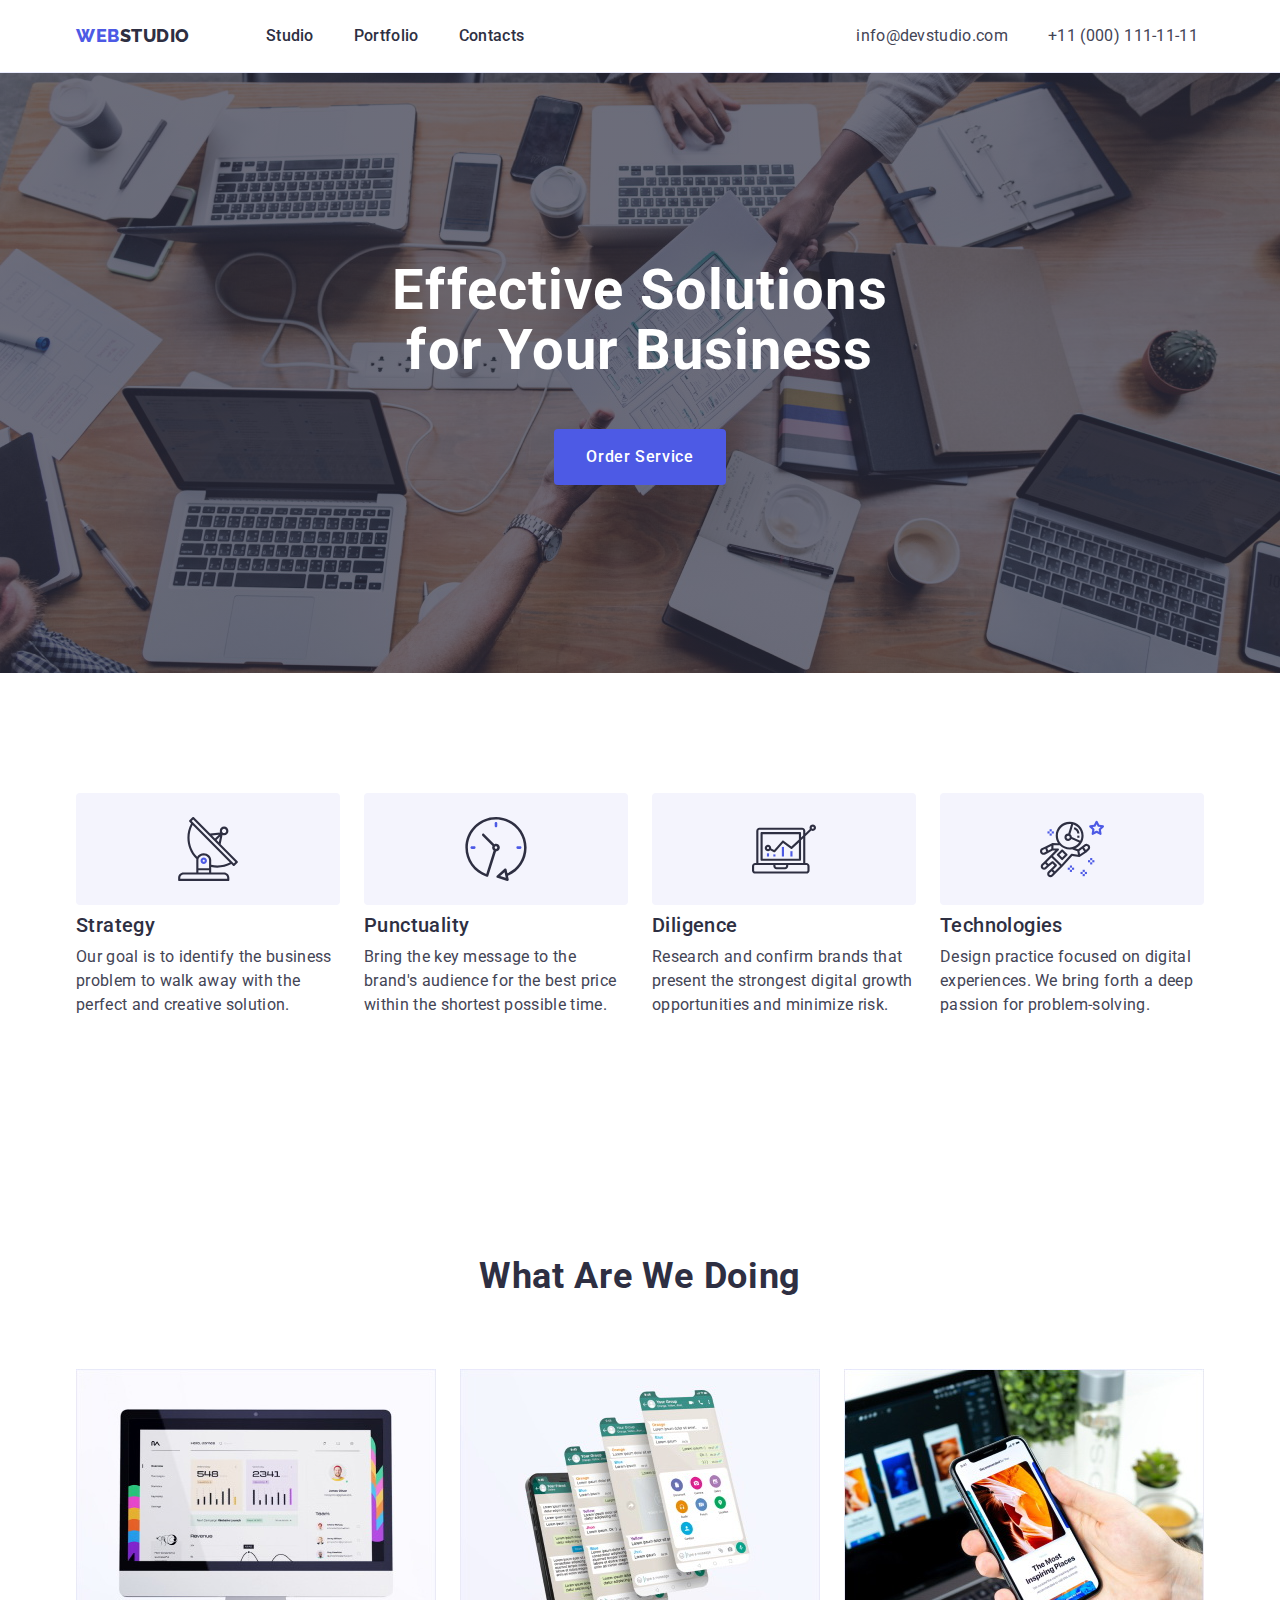
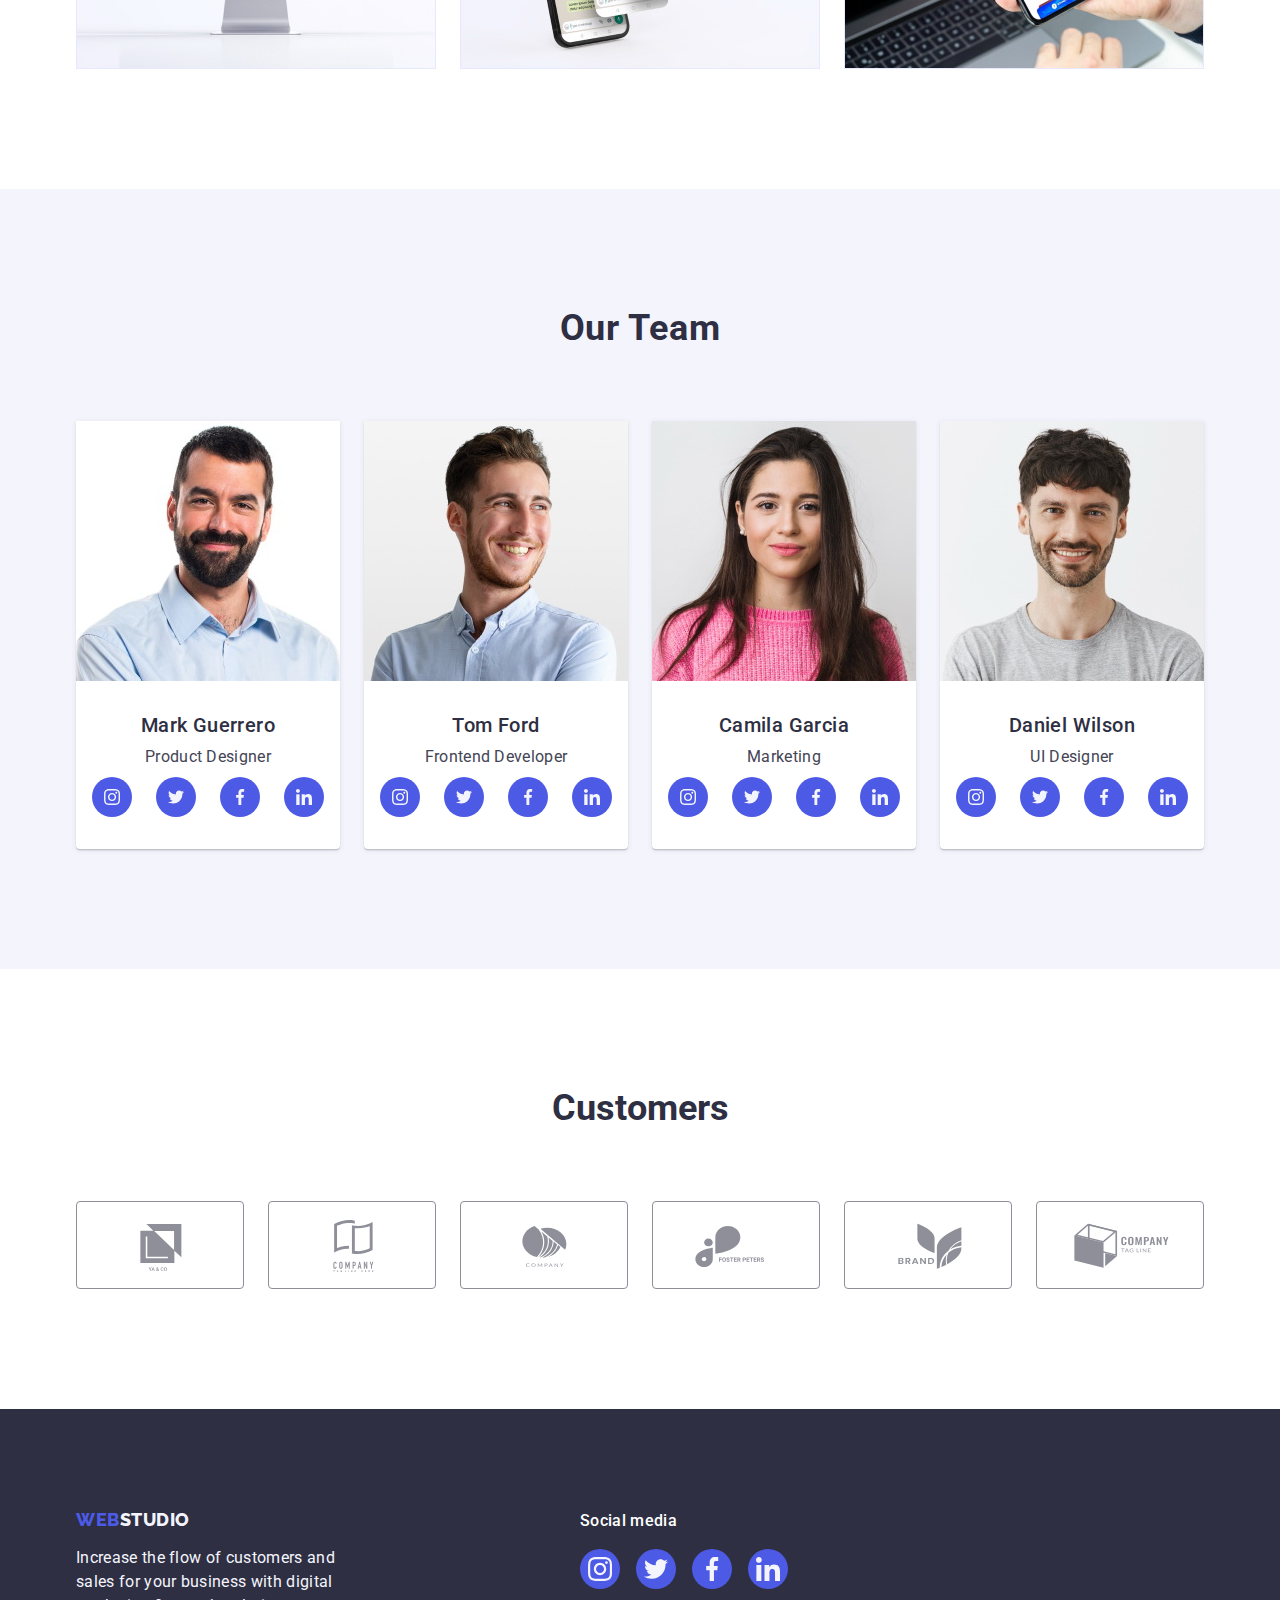
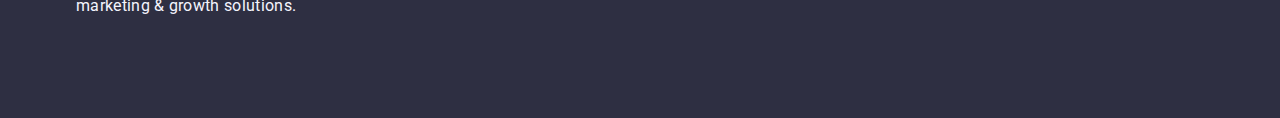
<file: index.html>
<!DOCTYPE html>
<html lang="en">
  <head>
    <meta charset="UTF-8" />
    <meta http-equiv="X-UA-Compatible" content="IE=edge" />
    <meta name="viewport" content="width=device-width, initial-scale=1.0" />
    <link rel="preconnect" href="https://fonts.googleapis.com" />
    <link rel="preconnect" href="https://fonts.gstatic.com" crossorigin />
    <link
      href="https://fonts.googleapis.com/css2?family=Raleway:wght@800&family=Roboto:wght@400;500;700;900&display=swap"
      rel="stylesheet"
    />
    <title>webstudio</title>

    <link
      rel="stylesheet"
      href="https://cdn.jsdelivr.net/npm/modern-normalize@1.1.0/modern-normalize.min.css"
    />

    <link rel="stylesheet" href="./css/styles.css" />
  </head>

  <body>
    <!--Heaader section-->
    <header class="header">
      <div class="container menu-nav">
        <nav class="main-nav">
          <a class="logo link" href="./index.html"
            >Web<span class="logo-studio-header">Studio</span></a
          >
          <ul class="list menu-list ">
            <li class="menu-item  " > 
              <a class="link-text link current" href="./index.html ">Studio</a> 
            </li>
            <li class="menu-item">
              <a class="link-text link" href="./portfolio.html">Portfolio</a>
            </li>
            <li class="menu-item">
              <a class="link-text link" href="">Contacts</a>
            </li>
          </ul>
        </nav>
        <address class="contacts">
          <ul class="list contacts-list">
            <li class="menu-item">
              <a class="address link link" href="mailto:info@devstudio.com"
                >info@devstudio.com</a
              >
            </li>
            <li class="menu-item">
              <a class="address link link" href="tel:+110001111111"
                >+11 (000) 111-11-11</a
              >
            </li>
          </ul>
        </address>
      </div>
    </header>
    <main>
      <!-- Zagolovok1-->
      <section class="section-hero-properties">
        <div class="container">
          <h1 class="section-hero-title">
            Effective Solutions for Your Business
          </h1>
          <button class="section-hero-button btn-cursor" type="button">
            Order Service
          </button>
        </div>
      </section>

      <!--Section2-->
      <section class="section">
        <div class="container">
          <h2 hidden class="title">Features</h2>
          <ul class="list list-strategy">
            <li class="feature-list">
              <div class="strategy-div">
                <svg class="strategy-icon" width="64" height="64">
                  <use href="./images/icons.svg#icon-antenna"></use>
                </svg>
              </div>
              <h3 class="feature-list-title">Strategy</h3>
              <p class="feature-list-desc">
                Our goal is to identify the business problem to walk away with
                the perfect and creative solution.
              </p>
            </li>

            <li class="feature-list">
              <div class="strategy-div">
                <svg class="strategy-icon" width="64" height="64">
                  <use href="./images/icons.svg#icon-clock"></use>
                </svg>
              </div>
              <h3 class="feature-list-title">Punctuality</h3>
              <p class="feature-list-desc">
                Bring the key message to the brand's audience for the best price
                within the shortest possible time.
              </p>
            </li>

            <li class="feature-list">
              <div class="strategy-div">
                <svg class="strategy-icon" width="64" height="64">
                  <use href="./images/icons.svg#icon-diagram"></use>
                </svg>
              </div>
              <h3 class="feature-list-title">Diligence</h3>
              <p class="feature-list-desc">
                Research and confirm brands that present the strongest digital
                growth opportunities and minimize risk.
              </p>
            </li>

            <li class="feature-list">
              <div class="strategy-div">
                <svg class="strategy-icon" width="64" height="64">
                  <use href="./images/icons.svg#icon-astronaut"></use>
                </svg>
              </div>
              <h3 class="feature-list-title">Technologies</h3>
              <p class="feature-list-desc">
                Design practice focused on digital experiences. We bring forth a
                deep passion for problem-solving.
              </p>
            </li>
          </ul>
        </div>
      </section>

      <!--Section3-->
      <section class="section">
        <div class="container">
          <h2 class="section-title">What are we doing</h2>
          <ul class="list list-doing">
            <li class="item-doing">
              <img src="./images/img1.jpg" alt="computer" width="360" />
            </li>

            <li class="item-doing">
              <img src="./images/img2.jpg" alt="phone" width="360" />
            </li>

            <li class="item-doing">
              <img src="./images/img3.jpg" alt="phone" width="360" />
            </li>
          </ul>
        </div>
      </section>
      <!--Section4-->
      <section class="team-section">
        <div class="container">
          <h2 class="section-title">Our Team</h2>
          <ul class="list team-list">
            <li class="img-team-list">
              <img src="./images/mark.jpg" alt="MarkGuerrero" width="264" />
              <div class="tim-div">
                <h3 class="team-name">Mark Guerrero</h3>
                <p class="team-profession">Product Designer</p>

                <ul class="list team-icon-list">
                  <li class="icon-item">
                    <a href="" class="link link-icon">
                      <svg class="team-icon" width="16" height="16">
                        <use href="./images/icons.svg#icon-instagram"></use>
                      </svg>
                    </a>
                  </li>
                  <li class="icon-item">
                    <a href="" class="link link-icon">
                      <svg class="team-icon" width="16" height="16">
                        <use href="./images/icons.svg#icon-twitter"></use>
                      </svg>
                    </a>
                  </li>
                  <li class="icon-item">
                    <a href="" class="link link-icon">
                      <svg class="team-icon" width="16" height="16">
                        <use href="./images/icons.svg#icon-facebook"></use>
                      </svg>
                    </a>
                  </li>
                  <li class="icon-item">
                    <a href="" class="link link-icon">
                      <svg class="team-icon" width="16" height="16">
                        <use href="./images/icons.svg#icon-linkedin"></use>
                      </svg>
                    </a>
                  </li>
                </ul>
              </div>
            </li>

            <li class="img-team-list">
              <img src="./images/tom.jpg" alt="TomFord" width="264" />
              <div class="tim-div">
                <h3 class="team-name">Tom Ford</h3>
                <p class="team-profession">Frontend Developer</p>
                <ul class="list team-icon-list">
                  <li class="icon-item">
                    <a href="" class="link link-icon">
                      <svg class="team-icon" width="16" height="16">
                        <use href="./images/icons.svg#icon-instagram"></use>
                      </svg>
                    </a>
                  </li>
                  <li class="icon-item">
                    <a href="" class="link link-icon">
                      <svg class="team-icon" width="16" height="16">
                        <use href="./images/icons.svg#icon-twitter"></use>
                      </svg>
                    </a>
                  </li>
                  <li class="icon-item">
                    <a href="" class="link link-icon">
                      <svg class="team-icon" width="16" height="16">
                        <use href="./images/icons.svg#icon-facebook"></use>
                      </svg>
                    </a>
                  </li>
                  <li class="icon-item">
                    <a href="" class="link link-icon">
                      <svg class="team-icon" width="16" height="16">
                        <use href="./images/icons.svg#icon-linkedin"></use>
                      </svg>
                    </a>
                  </li>
                </ul>
              </div>
            </li>
            <li class="img-team-list">
              <img src="./images/camila.jpg" alt="CamilaGarcia" width="264" />
              <div class="tim-div">
                <h3 class="team-name">Camila Garcia</h3>
                <p class="team-profession">Marketing</p>
                <ul class="list team-icon-list">
                  <li class="icon-item">
                    <a href="" class="link link-icon">
                      <svg class="team-icon" width="16" height="16">
                        <use href="./images/icons.svg#icon-instagram"></use>
                      </svg>
                    </a>
                  </li>
                  <li class="icon-item">
                    <a href="" class="link link-icon">
                      <svg class="team-icon" width="16" height="16">
                        <use href="./images/icons.svg#icon-twitter"></use>
                      </svg>
                    </a>
                  </li>
                  <li class="icon-item">
                    <a href="" class="link link-icon">
                      <svg class="team-icon" width="16" height="16">
                        <use href="./images/icons.svg#icon-facebook"></use>
                      </svg>
                    </a>
                  </li>
                  <li class="icon-item">
                    <a href="" class="link link-icon">
                      <svg class="team-icon" width="16" height="16">
                        <use href="./images/icons.svg#icon-linkedin"></use>
                      </svg>
                    </a>
                  </li>
                </ul>
              </div>
            </li>

            <li class="img-team-list">
              <img src="./images/daniel.jpg" alt="DanielWilson" width="264" />

              <div class="tim-div">
                <h3 class="team-name">Daniel Wilson</h3>
                <p class="team-profession">UI Designer</p>
                <ul class="list team-icon-list">
                  <li class="icon-item">
                    <a href="" class="link link-icon">
                      <svg class="team-icon" width="16" height="16">
                        <use href="./images/icons.svg#icon-instagram"></use>
                      </svg>
                    </a>
                  </li>
                  <li class="icon-item">
                    <a href="" class="link link-icon">
                      <svg class="team-icon" width="16" height="16">
                        <use href="./images/icons.svg#icon-twitter"></use>
                      </svg>
                    </a>
                  </li>
                  <li class="icon-item">
                    <a href="" class="link link-icon">
                      <svg class="team-icon" width="16" height="16">
                        <use href="./images/icons.svg#icon-facebook"></use>
                      </svg>
                    </a>
                  </li>
                  <li class="icon-item">
                    <a href="" class="link link-icon">
                      <svg class="team-icon" width="16" height="16">
                        <use href="./images/icons.svg#icon-linkedin"></use>
                      </svg>
                    </a>
                  </li>
                </ul>
              </div>
            </li>
          </ul>
        </div>
      </section>
      <!--Section5-->
      <section class="section-company">
        <div class="container">
          <h2 class="title-section">Customers</h2>
          <ul class="list list-company">
            <li class="company-item">
              <a href="" class="link-company">
                <svg class="company-icon" width="104" height="56">
                  <use href="./images/icons.svg#icon-client1"></use>
                </svg>
              </a>
            </li>
            <li class="company-item">
              <a href="" class="link-company">
                <svg class="company-icon" width="104" height="56">
                  <use href="./images/icons.svg#icon-client2"></use>
                </svg>
              </a>
            </li>
            <li class="company-item">
              <a href="" class="link-company">
                <svg class="company-icon" width="104" height="56">
                  <use href="./images/icons.svg#icon-client3"></use>
                </svg>
              </a>
            </li>
            <li class="company-item">
              <a href="" class="link-company">
                <svg class="company-icon" width="104" height="56">
                  <use href="./images/icons.svg#icon-client4"></use>
                </svg>
              </a>
            </li>
            <li class="company-item">
              <a href="" class="link-company">
                <svg class="company-icon" width="104" height="56">
                  <use href="./images/icons.svg#icon-client5"></use>
                </svg>
              </a>
            </li>
            <li class="company-item">
              <a href="" class="link-company">
                <svg class="company-icon" width="104" height="56">
                  <use href="./images/icons.svg#icon-client6"></use>
                </svg>
              </a>
            </li>
          </ul>
        </div>
      </section>
    </main>

    <footer class="footer">
      <div class="container footer-flex">
        <div class="flex-container">
          <a class="logo-link link" href="./index.html"
            >Web<span class="logo-studio-footer">Studio</span></a
          >
          <p class="footer-desc">
            Increase the flow of customers and sales for your business with
            digital marketing & growth solutions.
          </p>
        </div>
        <div class="social-container">
          <p class="social-text">Social media</p>
          <ul class="list social-list">
            <li class="social-footer">
              <a href="" class="link link-footer">
                <svg class="footer-icon" width="24" height="24">
                  <use href="./images/icons.svg#icon-instagram"></use>
                </svg>
              </a>
            </li>
            <li class="social-footer">
              <a href="" class="link link-footer">
                <svg class="footer-icon" width="24" height="24">
                  <use href="./images/icons.svg#icon-twitter"></use>
                </svg>
              </a>
            </li>
            <li class="social-footer">
              <a href="" class="link link-footer">
                <svg class="footer-icon" width="24" height="24">
                  <use href="./images/icons.svg#icon-facebook"></use>
                </svg>
              </a>
            </li>
            <li class="social-footer">
              <a href="" class="link link-footer">
                <svg class="footer-icon" width="24" height="24">
                  <use href="./images/icons.svg#icon-linkedin"></use>
                </svg>
              </a>
            </li>
          </ul>
        </div>
      </div>
    </footer>
  </body>
</html>
</file>
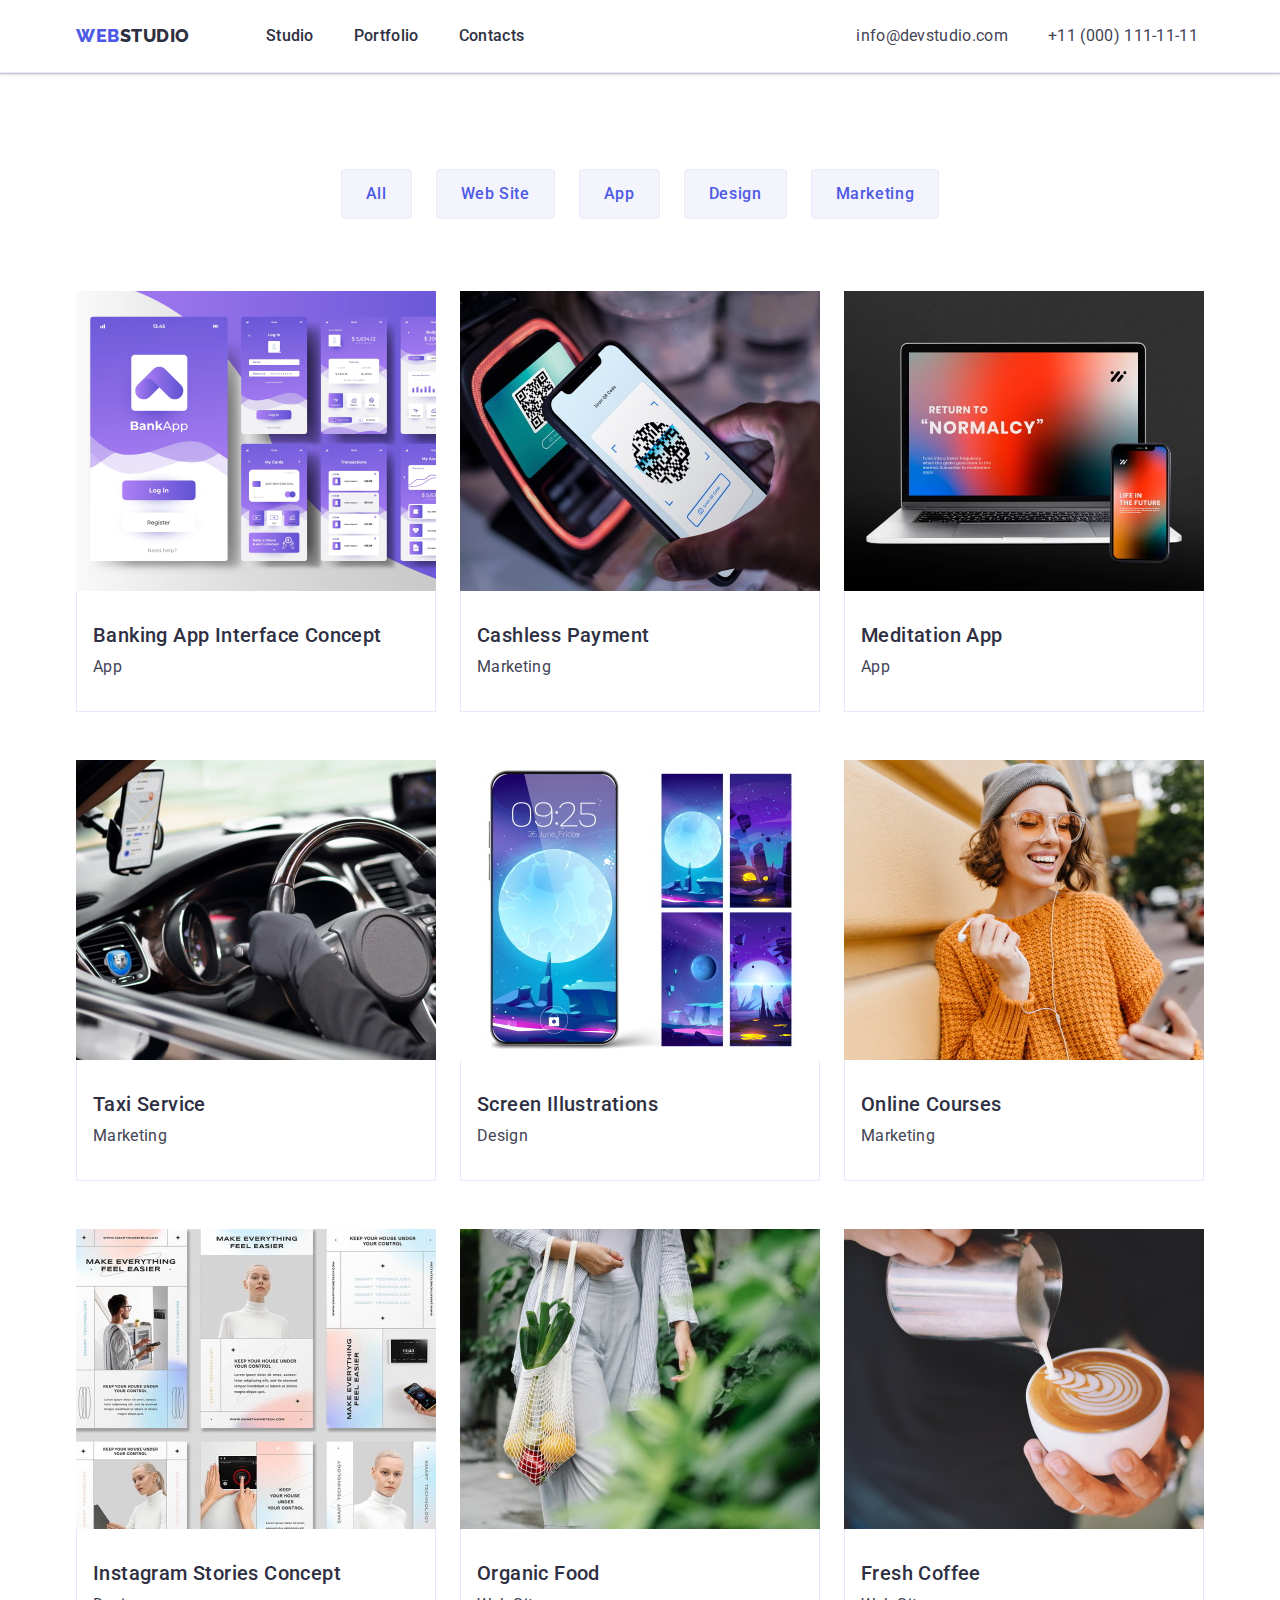
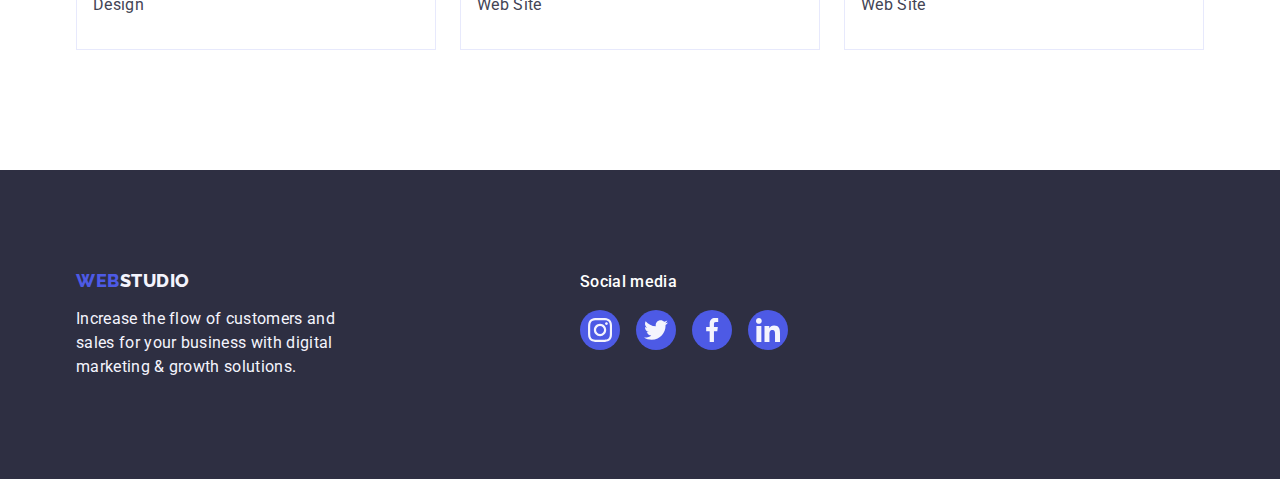
<file: portfolio.html>
<!DOCTYPE html>
<html lang="en">
  <head>
    <meta charset="UTF-8" />
    <meta http-equiv="X-UA-Compatible" content="IE=edge" />
    <meta name="viewport" content="width=device-width, initial-scale=1.0" />

    <link rel="preconnect" href="https://fonts.googleapis.com" />
    <link rel="preconnect" href="https://fonts.gstatic.com" crossorigin />
    <link
      href="https://fonts.googleapis.com/css2?family=Raleway:wght@800&family=Roboto:wght@400;500;700;900&display=swap"
      rel="stylesheet"
    />
    <title>webstudio</title>
    <link
      rel="stylesheet"
      href="https://cdn.jsdelivr.net/npm/modern-normalize@1.1.0/modern-normalize.min.css"
    />
    <link rel="stylesheet" href="./css/styles.css" />
  </head>
  <body>
    <!--Heaader section-->
    <header class="header">
      <div class="container menu-nav">
        <nav class="main-nav">
          <a class="logo link" href="./index.html"
            >Web<span class="logo-studio-header">Studio</span></a
          >
          <ul class="list menu-list">
            <li class="menu-item">
              <a class="link-text link" href="./index.html">Studio</a>
            </li>
            <li class="menu-item">
              <a class="link-text link" href="./portfolio.html">Portfolio</a>
            </li>
            <li class="menu-item">
              <a class="link-text link" href="">Contacts</a>
            </li>
          </ul>
        </nav>
        <address class="contacts">
          <ul class="list contacts-list">
            <li class="menu-item">
              <a class="address link link" href="mailto:info@devstudio.com"
                >info@devstudio.com</a
              >
            </li>
            <li class="menu-item">
              <a class="address link link" href="tel:+110001111111"
                >+11 (000) 111-11-11</a
              >
            </li>
          </ul>
        </address>
      </div>
    </header>
    <main>
      <!--MenuActive-->
      <section class="section-filter">
        <div class="container">
          <h1 hidden>Filter</h1>
          <ul class="list list-btn">
            <li class="item-btn">
              <button class="filter-buttons btn-cursor" type="button">
                All
              </button>
            </li>
            <li class="item-btn">
              <button class="filter-buttons btn-cursor" type="button">
                Web Site
              </button>
            </li>
            <li class="item-btn">
              <button class="filter-buttons btn-cursor" type="button">
                App
              </button>
            </li>
            <li class="item-btn">
              <button class="filter-buttons btn-cursor" type="button">
                Design
              </button>
            </li>
            <li class="item-btn">
              <button class="filter-buttons btn-cursor" type="button">
                Marketing
              </button>
            </li>
          </ul>

          <!--Rov1-->
          <ul class="list list-filter">
            <li class="item-filter">
              <a class="portfolio-link" href="">
                <img
                  src="./images/img4.jpg"
                  alt="Banking App Interface Concept"
                  width="360"
                />
                <div class="border">
                  <h2 class="project-title">Banking App Interface Concept</h2>
                  <p class="project-type">App</p>
                </div>
              </a>
            </li>
            <li class="item-filter">
              <a class="portfolio-link" href="">
                <img
                  src="./images/img5.jpg"
                  alt="Cashless Payment"
                  width="360"
                />
                <div class="border">
                  <h2 class="project-title">Cashless Payment</h2>
                  <p class="project-type">Marketing</p>
                </div>
              </a>
            </li>

            <li class="item-filter">
              <a class="portfolio-link" href="">
                <img src="./images/img6.jpg" alt="Meditation App" width="360" />
                <div class="border">
                  <h2 class="project-title">Meditation App</h2>
                  <p class="project-type">App</p>
                </div>
              </a>
            </li>

            <li class="item-filter">
              <a class="portfolio-link" href="">
                <img src="./images/img7.jpg" alt="Taxi Service" width="360" />
                <div class="border">
                  <h2 class="project-title">Taxi Service</h2>
                  <p class="project-type">Marketing</p>
                </div>
              </a>
            </li>

            <li class="item-filter">
              <a class="portfolio-link" href="">
                <img
                  src="./images/img8.jpg"
                  alt="Screen Illustrations"
                  width="360"
                />
                <div class="border">
                  <h2 class="project-title">Screen Illustrations</h2>
                  <p class="project-type">Design</p>
                </div>
              </a>
            </li>

            <li class="item-filter">
              <a class="portfolio-link" href="">
                <img src="./images/img9.jpg" alt="Online Courses" width="360" />
                <div class="border">
                  <h2 class="project-title">Online Courses</h2>
                  <p class="project-type">Marketing</p>
                </div>
              </a>
            </li>

            <li class="item-filter">
              <a class="portfolio-link" href="">
                <img
                  src="./images/img10.jpg"
                  alt="Instagram Stories Concept"
                  width="360"
                />
                <div class="border">
                  <h2 class="project-title">Instagram Stories Concept</h2>
                  <p class="project-type">Design</p>
                </div>
              </a>
            </li>

            <li class="item-filter">
              <a class="portfolio-link" href="">
                <img src="./images/img11.jpg" alt="Organic Food" width="360" />
                <div class="border">
                  <h2 class="project-title">Organic Food</h2>
                  <p class="project-type">Web Site</p>
                </div>
              </a>
            </li>

            <li class="item-filter">
              <a class="portfolio-link" href="">
                <img src="./images/img12.jpg" alt="Fresh Coffee" width="360" />
                <div class="border">
                  <h2 class="project-title">Fresh Coffee</h2>
                  <p class="project-type">Web Site</p>
                </div>
              </a>
            </li>
          </ul>
        </div>
      </section>
    </main>
    <footer class="footer">
      <div class="container footer-flex">
        <div class="flex-container">
          <a class="logo-link link" href="./index.html"
            >Web<span class="logo-studio-footer">Studio</span></a
          >
          <p class="footer-desc">
            Increase the flow of customers and sales for your business with
            digital marketing & growth solutions.
          </p>
        </div>
        <div class="social-container">
          <p class="social-text">Social media</p>
          <ul class="list social-list">
            <li class="social-footer">
              <a href="" class="link link-footer">
                <svg class="footer-icon" width="24" height="24">
                  <use href="./images/icons.svg#icon-instagram"></use>
                </svg>
              </a>
            </li>
            <li class="social-footer">
              <a href="" class="link link-footer">
                <svg class="footer-icon" width="24" height="24">
                  <use href="./images/icons.svg#icon-twitter"></use>
                </svg>
              </a>
            </li>
            <li class="social-footer">
              <a href="" class="link link-footer">
                <svg class="footer-icon" width="24" height="24">
                  <use href="./images/icons.svg#icon-facebook"></use>
                </svg>
              </a>
            </li>
            <li class="social-footer">
              <a href="" class="link link-footer">
                <svg class="footer-icon" width="24" height="24">
                  <use href="./images/icons.svg#icon-linkedin"></use>
                </svg>
              </a>
            </li>
          </ul>
        </div>
      </div>
    </footer>
  </body>
</html>
</file>
<file: css/styles.css>
:root {
  --primary-font: "Roboto", sans-serif;
  --secondary-font: "Raleway", sans-serif;
  --color-iris: #4d5ae5;
  --navi-blue: #2e2f42;
  --slate: #434455;
  --solid: #ffffff;
  --ocean: #404bbf;
  --green: #31d0aa;
  --light-slate: #8e8f99;
  --cornflower: #e7e9fc;
  --cloud: #f4f4fd;
  --dairy: #fcfcfc;
}
/* ---------- Body ------ */
body {
  font-family: "Roboto", sans-serif;
  color: #434455;
  background-color: #ffffff;
}

h1,
h2,
h3,
h4,
p,
ul {
  margin-top: 0;
  margin-bottom: 0;
  padding: 0;
}

.list {
  list-style: none;
}

.link {
  text-decoration: none;
}
.header {
  border-bottom: 1px solid #e7e9fc;
}

.container {
  padding: 0 15px;
  width: 1158px;
  margin-left: auto;
  margin-right: auto;
}

/*======Heaadersection======*/
.header {
  border-bottom: 1px solid #e7e9fc;
  box-shadow: 0px 2px 1px rgba(46, 47, 66, 0.08),
    0px 1px 1px rgba(46, 47, 66, 0.16), 0px 1px 6px rgba(46, 47, 66, 0.08);
}
.menu-nav {
  display: flex;
  align-items: center;
}
.main-nav {
  display: flex;
  align-items: center;
}
.menu-list {
  display: flex;
  gap: 40px;
}
.logo {
  font-family: "Raleway", sans-serif;
  font-weight: 800;
  font-size: 18px;
  line-height: 1.17;
  letter-spacing: 0.03em;
  text-transform: uppercase;
  color: #4d5ae5;
  margin-right: 76px;
}
.logo-studio-header {
  color: #2e2f42;
}
.logo-studio-footer {
  color: #f4f4fd;
}

.logo {
  display: flex;
  align-items: center;
}

.address {
  color: #434455;
}
.link-text:hover,
.link-text:focus,
.address:hover,
.address:focus {
  color: #404bbf;
}

.link {
  text-decoration: none;
}

.link-text {
  font-weight: 500;
  font-size: 16px;
  line-height: 1.5;
  letter-spacing: 0.02em;
  color: #2e2f42;
  display: inline-block;
  padding: 24px 0 24px;
}

.currentlink::after  {
  content: '';
  display: inline-block;
  width: 48px;
height: 4px;
left: 0px;
top: 44px;
background: #404BBF;
border-radius: 2px;
}
.contacts {
  font-style: normal;
}

.contacts {
  font-size: 16px;
  line-height: 1.5;
  letter-spacing: 0.02em;
  color: inherit;
  margin-left: 332px;
}
.contacts-list {
  display: flex;
  gap: 40px;
}

/*======Zagolovok1======*/

.section-hero-properties {
  padding: 188px 0;
  text-align: center;
  margin-left: auto;
  margin-right: auto;
  max-width: 1440px;
  height: 600px;
  background-image: linear-gradient(
      rgba(46, 47, 66, 0.7),
      rgba(46, 47, 66, 0.7)
    ),
    url(../images/people-office1.jpg);
  background-size: cover;
  background-repeat: no-repeat;
  background-position: center;
  background-color: #2e2f42;
}

.section-hero-title {
  font-weight: 700;
  font-size: 56px;
  line-height: 1.07;
  text-align: center;
  letter-spacing: 0.02em;
  color: #ffffff;
  max-width: 496px;
  margin-left: auto;
  margin-right: auto;
  margin-bottom: 48px;
}

.section-hero-button {
  background-color: #4d5ae5;
  font-family: "Roboto", sans-serif;
  color: #ffffff;
  font-weight: 500;
  font-size: 16px;
  line-height: 1.5;
  letter-spacing: 0.04em;
  min-width: 169px;
  padding: 16px 32px;
  height: 56px;
  border: none;
  border-radius: 4px;
  cursor: pointer;
  display: block;
  margin-left: auto;
  margin-right: auto;
}

.section-hero-button:hover,
.section-hero-button:focus {
  background-color: #404bbf;
}

/*======Section2======*/
.feature-list {
  width: calc((100% - 72px) / 4);
}

.title {
  padding: 120px 0 120px;
}
.list-strategy {
  display: flex;
  gap: 24px;
}

.feature-list-title {
  font-weight: 500;
  font-size: 20px;
  line-height: 1.2;
  letter-spacing: 0.02em;
  color: #2e2f42;
  margin-bottom: 8px;
}

.feature-list-desc {
  font-size: 16px;
  line-height: 1.5;
  letter-spacing: 0.02em;
}

/*======Section3======*/
.section {
  padding: 120px 0 120px;
}
.list-doing {
  gap: 24px;
  display: flex;
}
.item-doing {
  width: calc((100% - 48px) / 3);
}
.section-title {
  font-weight: 700;
  font-size: 36px;
  line-height: 1.11;
  text-align: center;
  letter-spacing: 0.02em;
  text-transform: capitalize;
  color: #2e2f42;
  margin-bottom: 72px;
}

/*======Section4======*/
.team-list {
  gap: 24px;
  display: flex;
  list-style-type: none;
}

.team-section {
  background-color: #f4f4fd;
  padding: 120px 0 120px;
}
.img-team-list {
  background-color: #ffffff;
  box-shadow: 0px 1px 6px rgba(46, 47, 66, 0.08),
    0px 1px 1px rgba(46, 47, 66, 0.16), 0px 2px 1px rgba(46, 47, 66, 0.08);
  border-radius: 0px 0px 4px 4px;
}
.img {
  display: block;
}

.img-team-list {
  width: calc((100% - 72px) / 4);
}

.tim-div {
  padding: 32px 0 32px;
  border-radius: 0px 0px 4px 4px;
}
.team-name {
  font-weight: 500;
  font-size: 20px;
  line-height: 1.2;
  text-align: center;
  letter-spacing: 0.02em;
  color: #2e2f42;
  margin-bottom: 8px;
}

.team-profession {
  font-size: 16px;
  line-height: 1.5;
  text-align: center;
  letter-spacing: 0.02em;
  margin-bottom: 8px;
}

/*======Section5======*/
.section-company {
  padding-top: 120px;
  padding-bottom: 120px;
}
.list-company {
  display: flex;
  gap: 24px;
}
.title-section {
  font-size: 36px;
  line-height: 1.1;
  color: #2e2f42;
  margin-bottom: 72px;
  text-align: center;
}
.company-item {
  width: calc((100% - 120px) / 6);
  height: 88px;
}
.link-company {
  display: flex;
  align-items: center;
  justify-content: center;
  border: 1px solid #8e8f99;
  border-radius: 4px;
  height: 100%;
  color: #8e8f99;
}
.link-company:hover,
.link-company:focus {
  border-color: #404bbf;
  color: #404bbf;
}
.company-icon {
  fill: currentColor;
}

/*======footer======*/
.footer {
  background-color: #2e2f42;
  padding: 100px 0 100px;
}

.footer-desc {
  font-family: "Roboto", sans-serif;
  font-weight: 400;
  font-size: 16px;
  line-height: 1.5;
  letter-spacing: 0.02em;
  color: #f4f4fd;
  width: 264px;
}
.logo-link {
  font-family: "Raleway", sans-serif;
  font-weight: 800;
  font-size: 18px;
  line-height: 1.17;
  letter-spacing: 0.03em;
  color: #4d5ae5;
}

.logo-studio-footer {
  font-family: "Raleway" sans-serif;
  font-weight: 800;
  font-size: 18px;
  line-height: 1.17;
  letter-spacing: 0.03em;
  color: #f4f4fd;
}

.logo-link {
  display: inline-block;
  margin-bottom: 16px;
  text-transform: uppercase;
}

/*======portfolio======*/
.header {
  border-bottom: 1px solid #e7e9fc;
}
.filter-buttons {
  background-color: #f4f4fd;

  font-family: "Roboto", sans-serif;
  font-weight: 500;
  font-size: 16px;
  line-height: 1.5;
  text-align: center;
  letter-spacing: 0.04em;
  color: #4d5ae5;
  cursor: pointer;
  color: #4d5ae5;
  background: #f4f4fd;
}

.filter-buttons:hover,
.filter-buttons:focus {
  background-color: #404bbf;
  color: #ffffff;
  box-shadow: 0px 3px 1px rgba(0, 0, 0, 0.1), 0px 2px 1px rgba(0, 0, 0, 0.08),
    0px 2px 2px rgba(0, 0, 0, 0.12);
}
.portfolio-link:hover,
.portfolio-link:focus {
  box-shadow: 0px 1px 6px rgba(46, 47, 66, 0.08),
    0px 1px 1px rgba(46, 47, 66, 0.16), 0px 2px 1px rgba(46, 47, 66, 0.08);
}

.portfolio-link {
  display: block;
  text-decoration: none;
}

.project-title {
  font-weight: 500;
  font-size: 20px;
  line-height: 1.2;
  letter-spacing: 0.02em;
  color: #2e2f42;
}

.project-type {
  font-size: 16px;
  line-height: 1.5;
  letter-spacing: 0.02em;
  color: #434455;
}
.border {
  padding: 32px 16px;
  border-bottom: 1px solid #e7e9fc;
  border-right: 1px solid #e7e9fc;
  border-left: 1px solid #e7e9fc;
}

.list-filter {
  display: flex;
  flex-wrap: wrap;
  gap: 24px;
  row-gap: 48px;
}

.filter-buttons {
  padding: 12px 24px 12px;
  border: 1px solid #e7e9fc;
  border-radius: 4px;
}
.list-btn {
  display: flex;
  justify-content: center;
  gap: 24px;
  margin-bottom: 72px;
}

.section-filter {
  padding: 96px 0 120px;
}
.project-title {
  margin-bottom: 8px;
}

.item-filter {
  width: calc((100% - 48px) / 3);
  display: block;
}
.item-filter:hover,
.link-icon:focus {
  box-shadow: 0px 1px 6px rgba(46, 47, 66, 0.08),
    0px 1px 1px rgba(46, 47, 66, 0.16), 0px 2px 1px rgba(46, 47, 66, 0.08);
}
img {
  display: block;
}

.menu-item {
  gap: 40px;
}

/*======icon======*/
.strategy-div {
  display: flex;
  align-items: center;
  justify-content: center;
  height: 112px;
  margin-bottom: 8px;
  background: #f4f4fd;
  border-radius: 4px;
}
.strategy-icon {
}

.team-icon-list {
  justify-content: center;
  display: flex;
  gap: 24px;
}
.link-icon {
  display: flex;
  align-items: center;
  justify-content: center;
  width: 40px;
  height: 40px;
  background-color: #4d5ae5;
  border-radius: 50%;
}
.link-icon:hover,
.link-icon:focus {
  background-color: #404bbf;
}

.team-icon {
  fill: #f4f4fd;
}
.footer-flex {
  display: flex;
  align-items: baseline;
  gap: 120px;
}
.flex-container {
  margin-right: 120px;
}

.social-text {
  margin-bottom: 16px;
  font-weight: 500;
  font-size: 16px;
  line-height: 1.5;
  letter-spacing: 0.02em;
  color: #ffffff;
}
.social-list {
  display: flex;
  gap: 16px;
}
.social-footer {
}

.link-footer {
  display: flex;
  align-items: center;
  justify-content: center;
  height: 40px;
  width: 40px;
  background-color: #4d5ae5;
  border-radius: 50%;
}
.link-footer:hover,
.link-footer:focus {
  background-color: #31d0aa;
}
.footer-icon {
  fill: #f4f4fd;
}
</file>
